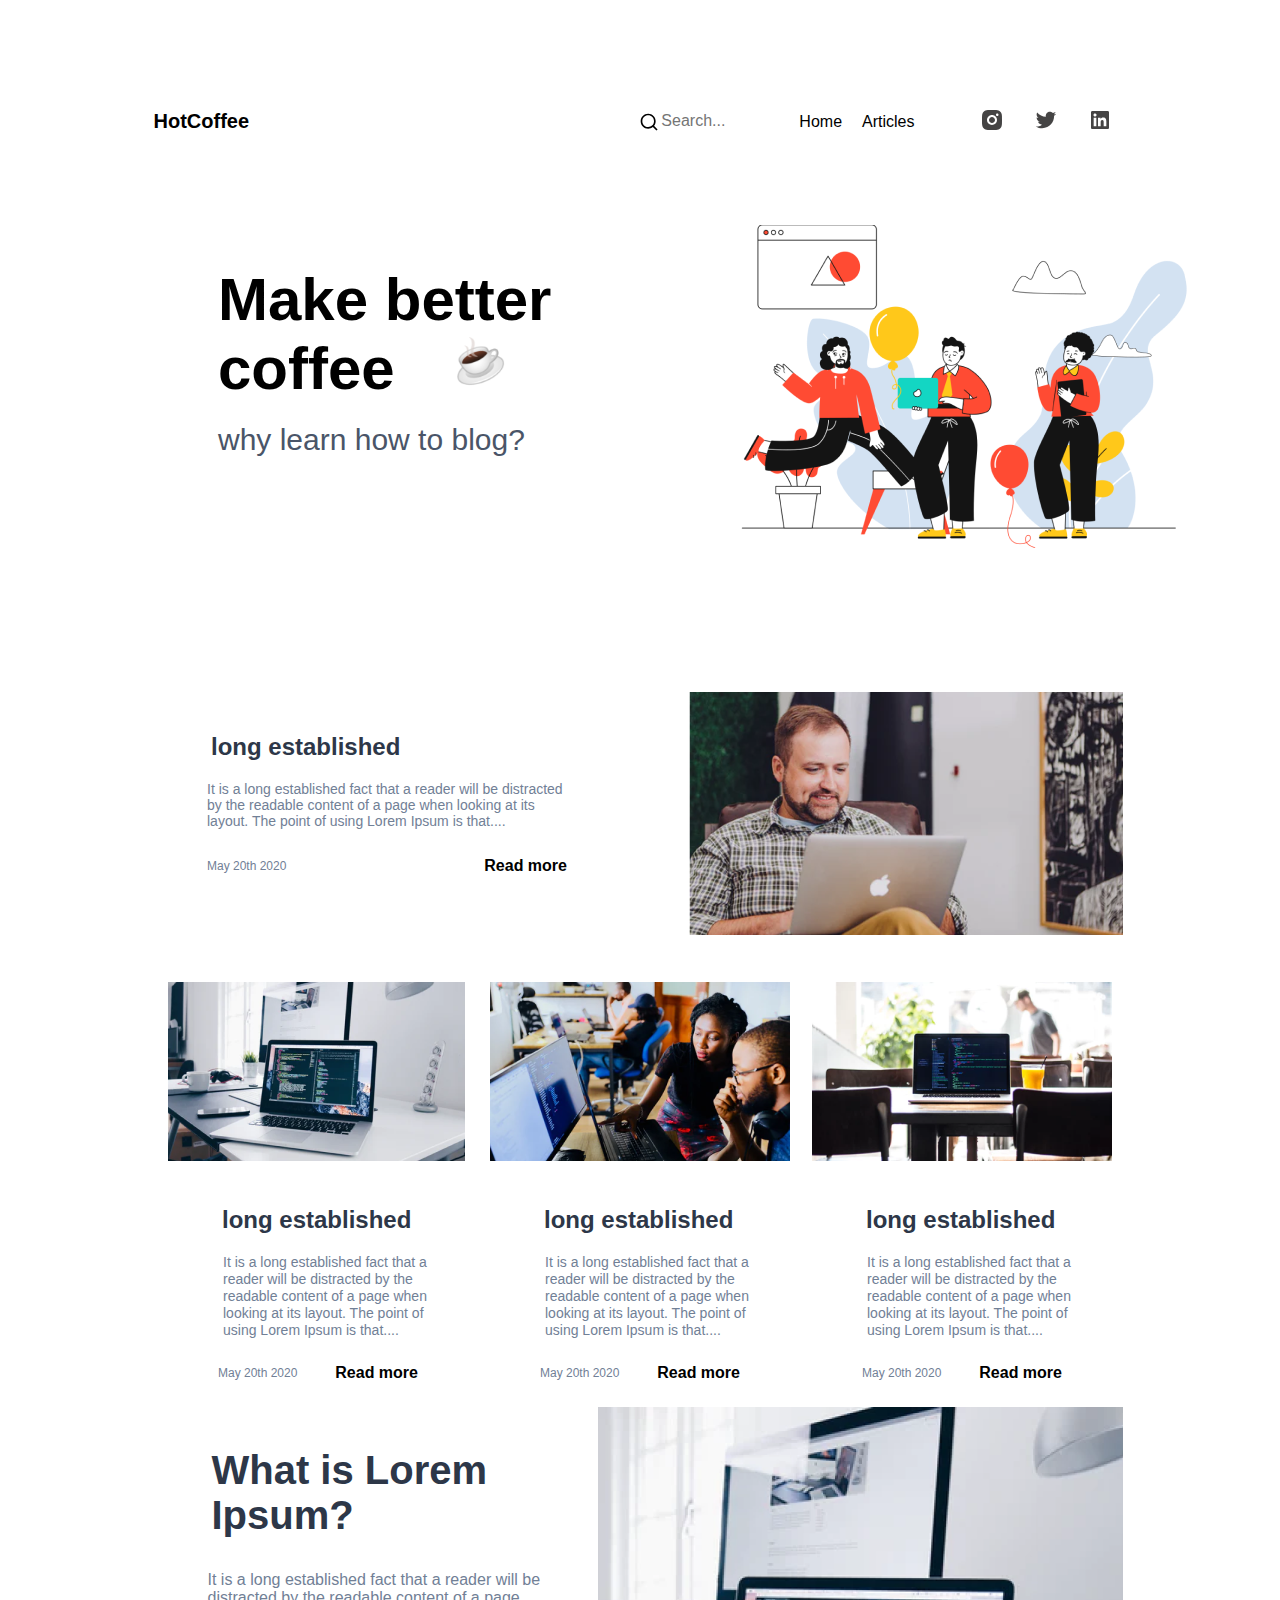
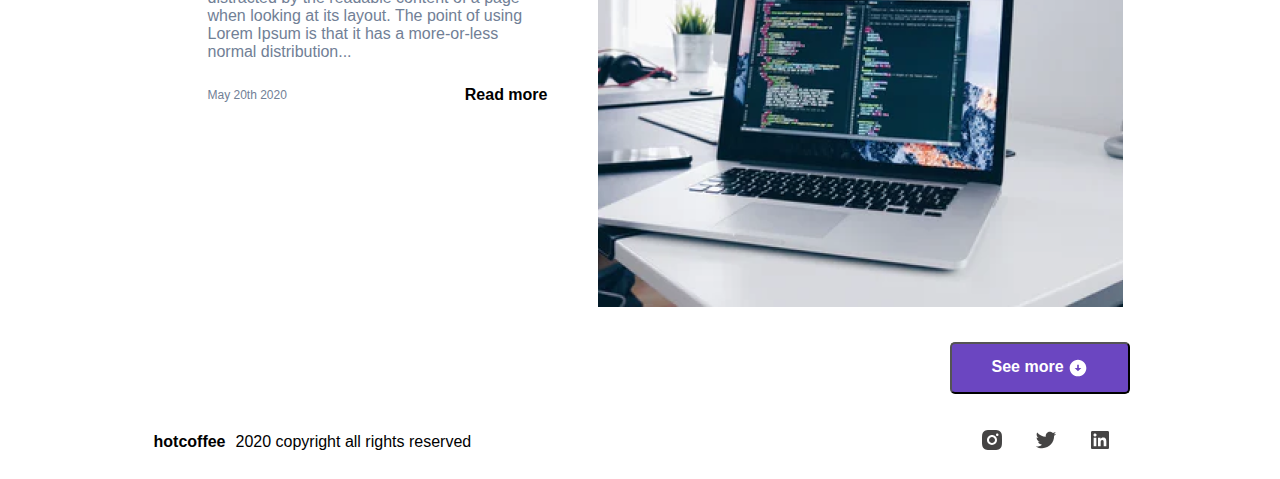
<file: index.html>
<!DOCTYPE html>
<html lang="en">
<head>
	<meta charset="UTF-8">
	<meta http-equiv="X-UA-Compatible" content="IE=edge">
	<meta name="viewport" content="width=device-width, initial-scale=1.0">
	<link rel="shortcut icon" type="image/x-icon" href="ico/my.ico">
	<meta http-equiv="refresh" content="0; page/home-page.html">
	<title>index.html</title>
	
</head>
<body>
	<a href="tel:+7 495 999 99 26">+7 (495) 999-99-26</a>
</body>
</html>
</file>
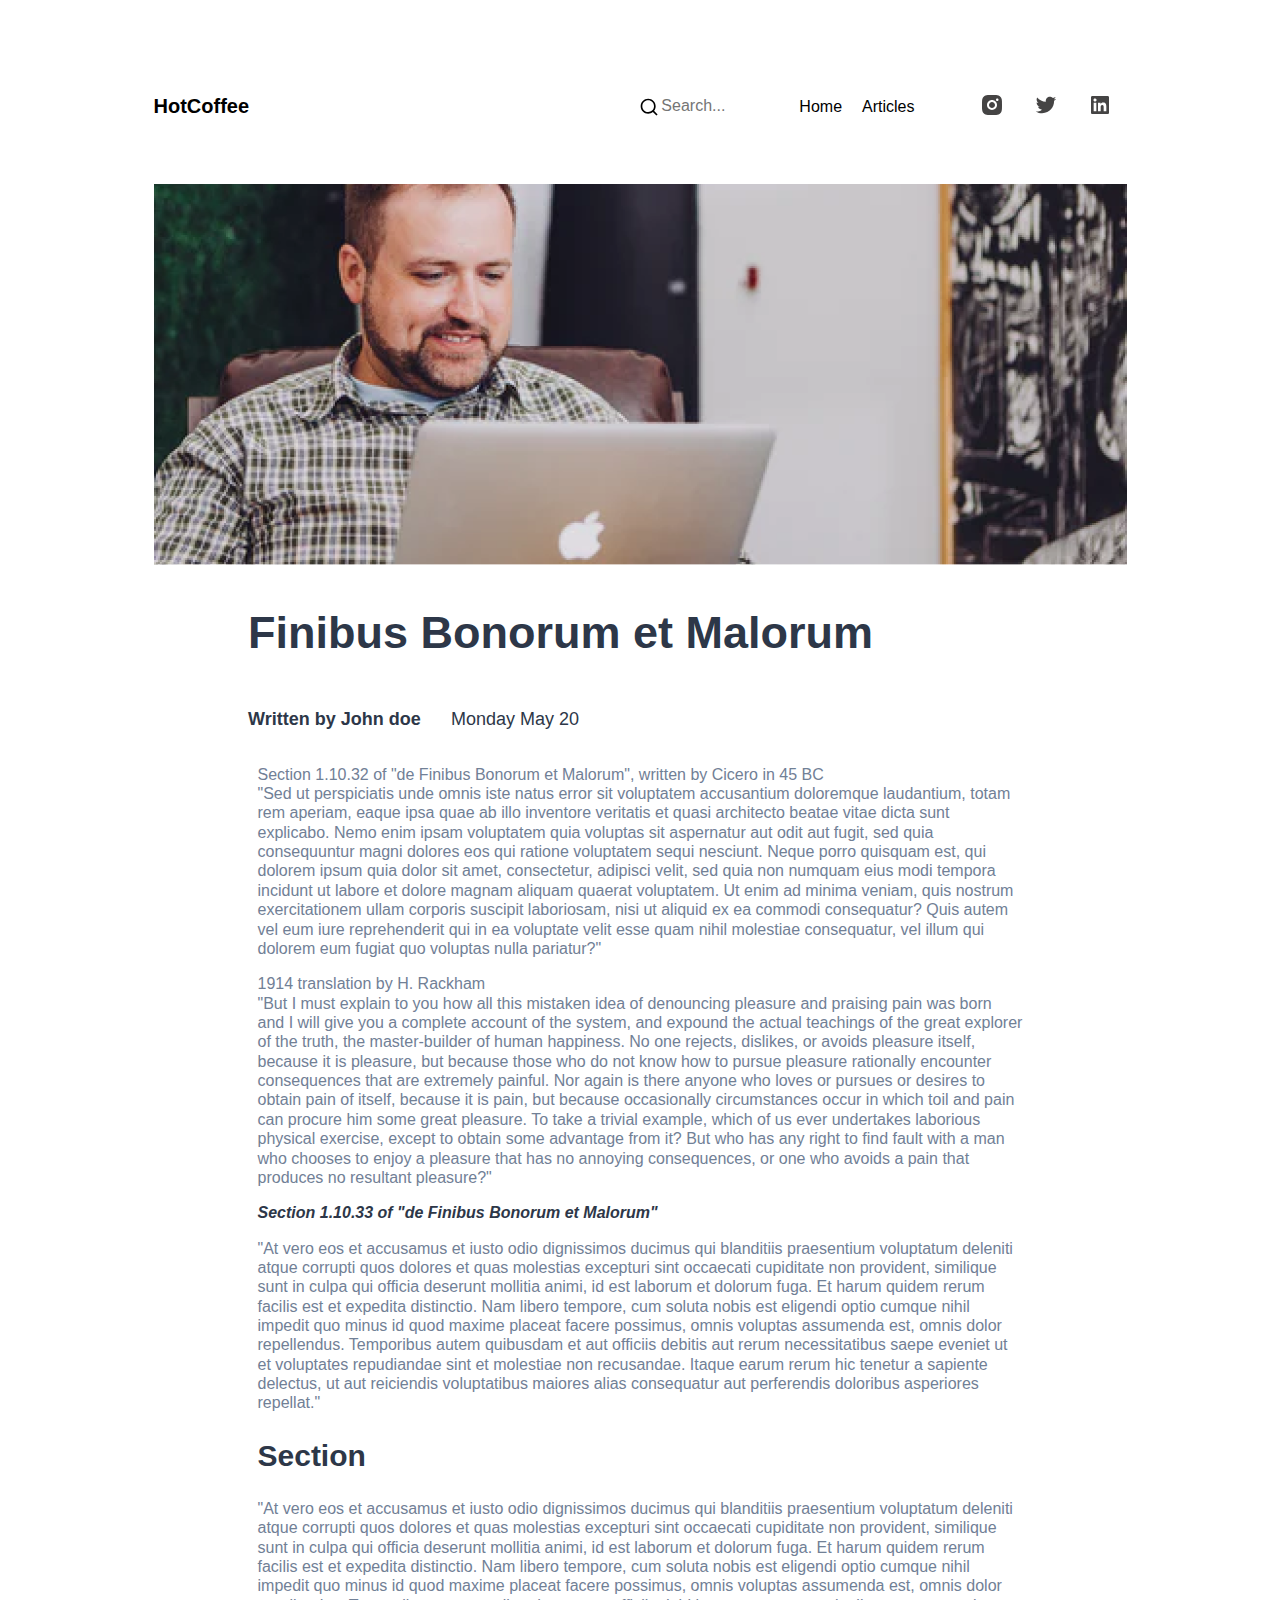
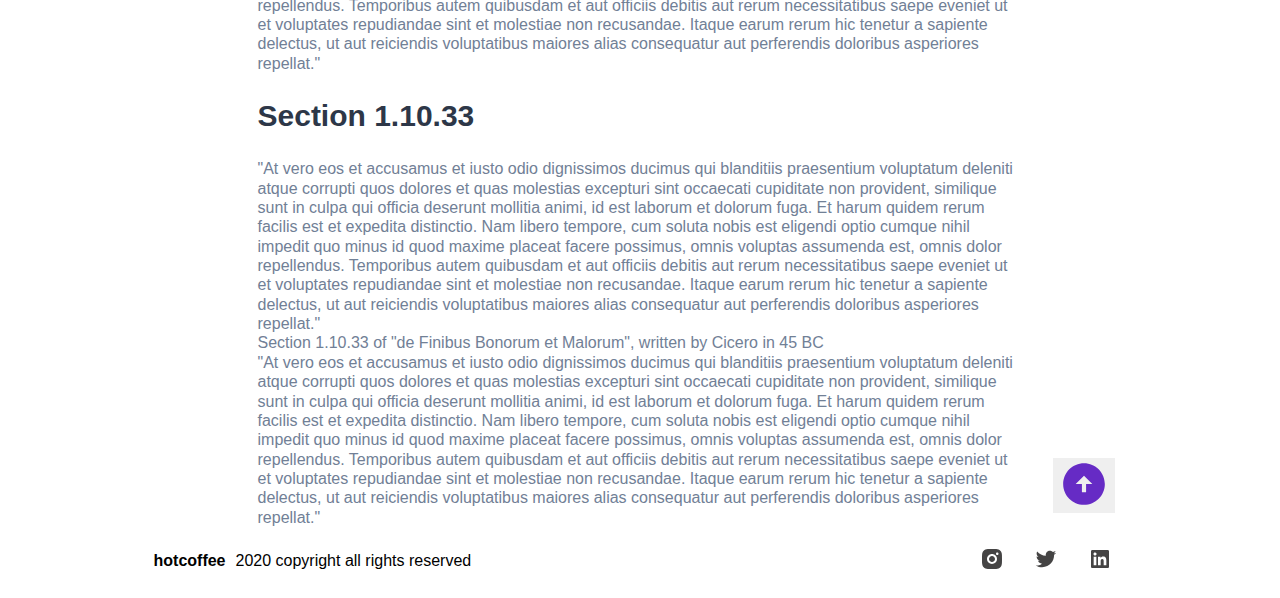
<file: page/details.html>
<!DOCTYPE html>
<html lang="en">

<head>
	<meta charset="UTF-8">
	<meta http-equiv="X-UA-Compatible" content="IE=edge">
	<meta name="viewport" content="width=device-width, initial-scale=1.0">
	<link rel="shortcut icon" type="image/x-icon" href="../ico/my.ico">
	<link rel="stylesheet" href="../css/details.css" type="text/css">
	<title>details</title>
</head>

<body class="body">

	<!---------------------- Navigation ------------------------------->

	<header>
		<div class="header">
			<p class="header-logo">
				<a class="logo" href="home-page.html">HotCoffee
				</a>
			</p>

			<nav class="header-nav-bar">

				<div>
					<form class="search">
						<img src="../svg/search-line 1.svg" alt="search">
						<input class="text" type="search" placeholder="Search...">
					</form>
				</div>

				<div class="nav">
					<ul class="header-nav">
						<li>
							<a class="link" href="home-page.html">Home</a>
						</li>
						<li>
							<a class="link" href="details.html">Articles</a>
						</li>
					</ul>
				</div>

				<ul class="social-media">
					<li>
						<a href="https://www.instagram.com/" class="icon">
							<img src="../svg/instagram-fill 1.svg" alt="Instagram"></a>
					</li>
					<li>
						<a href="https://twitter.com/" class="icon">
							<img src="../svg/twitter-fill 1.svg" alt="Twitter"></a>
					</li>
					<li>
						<a href="https://linkedin.com/" class="icon">
							<img src="../svg/linkedin-box-fill 1.svg" alt="Linkedin"></a>
					</li>
				</ul>

			</nav>

		</div>

	</header>

	<!------------- main ------------------------------->

	<main class="main-details">

		<div class="image-details">
			<img src="../images/image 2.2.png" class="images" alt="Blogger">
		</div>

		<div class="header-details">
			<h2 class="header-1">Finibus Bonorum et Malorum</h2>
			<div class="page-date">
				<p class="header-p2">Written by John doe</p>
				<p class="date-details">Monday May 20</p>
			</div>
		</div>

		<div class="text-details">

			<div class="section-text">

				<section>
					<p class="paragraf">
						Section 1.10.32 of "de Finibus Bonorum et Malorum", written by Cicero in 45 BC<br>
						"Sed ut
						perspiciatis unde omnis iste natus error sit voluptatem accusantium doloremque laudantium, totam rem
						aperiam,
						eaque ipsa quae ab illo inventore veritatis et quasi architecto beatae vitae dicta sunt explicabo. Nemo enim
						ipsam voluptatem quia voluptas sit aspernatur aut odit aut fugit, sed quia consequuntur magni dolores eos
						qui
						ratione voluptatem sequi nesciunt. Neque porro quisquam est, qui dolorem ipsum quia dolor sit amet,
						consectetur,
						adipisci velit, sed quia non numquam eius modi tempora incidunt ut labore et dolore magnam aliquam quaerat
						voluptatem. Ut enim ad minima veniam, quis nostrum exercitationem ullam corporis suscipit laboriosam, nisi
						ut
						aliquid ex ea commodi consequatur? Quis autem vel eum iure reprehenderit qui in ea voluptate velit esse quam
						nihil molestiae consequatur, vel illum qui dolorem eum fugiat quo voluptas nulla pariatur?"
					</p>
					<p class="paragraf">1914 translation by H. Rackham<br>
						"But I must explain to you how all this mistaken idea
						of
						denouncing pleasure and praising pain was born and I will give you a complete account of the system, and
						expound
						the actual teachings of the great explorer of the truth, the master-builder of human happiness. No one
						rejects,
						dislikes, or avoids pleasure itself, because it is pleasure, but because those who do not know how to pursue
						pleasure rationally encounter consequences that are extremely painful. Nor again is there anyone who loves
						or
						pursues or desires to obtain pain of itself, because it is pain, but because occasionally circumstances
						occur in
						which toil and pain can procure him some great pleasure. To take a trivial example, which of us ever
						undertakes
						laborious physical exercise, except to obtain some advantage from it? But who has any right to find fault
						with a
						man who chooses to enjoy a pleasure that has no annoying consequences, or one who avoids a pain that
						produces no
						resultant pleasure?"
					</p>
				</section>

				<section>
					<h2 class="header-2">Section 1.10.33 of "de Finibus Bonorum et Malorum"</h2>
					<p class="paragraf">
						"At vero eos et accusamus et iusto odio dignissimos ducimus qui blanditiis praesentium
						voluptatum deleniti atque corrupti quos dolores et quas molestias excepturi sint occaecati cupiditate non
						provident, similique sunt in culpa qui officia deserunt mollitia animi, id est laborum et dolorum fuga. Et
						harum
						quidem rerum facilis est et expedita distinctio. Nam libero tempore, cum soluta nobis est eligendi optio
						cumque
						nihil impedit quo minus id quod maxime placeat facere possimus, omnis voluptas assumenda est, omnis dolor
						repellendus. Temporibus autem quibusdam et aut officiis debitis aut rerum necessitatibus saepe eveniet ut et
						voluptates repudiandae sint et molestiae non recusandae. Itaque earum rerum hic tenetur a sapiente delectus,
						ut
						aut reiciendis voluptatibus maiores alias consequatur aut perferendis doloribus asperiores repellat."
					</p>
				</section>

				<section>
					<h2 class="header-3">Section</h2>
					<p class="paragraf">
						"At vero eos et accusamus et iusto odio dignissimos ducimus qui blanditiis praesentium
						voluptatum deleniti atque corrupti quos dolores et quas molestias excepturi sint occaecati cupiditate non
						provident, similique sunt in culpa qui officia deserunt mollitia animi, id est laborum et dolorum fuga. Et
						harum
						quidem rerum facilis est et expedita distinctio. Nam libero tempore, cum soluta nobis est eligendi optio
						cumque
						nihil impedit quo minus id quod maxime placeat facere possimus, omnis voluptas assumenda est, omnis dolor
						repellendus. Temporibus autem quibusdam et aut officiis debitis aut rerum necessitatibus saepe eveniet ut et
						voluptates repudiandae sint et molestiae non recusandae. Itaque earum rerum hic tenetur a sapiente delectus,
						ut
						aut reiciendis voluptatibus maiores alias consequatur aut perferendis doloribus asperiores repellat."
					</p>
				</section>

				<section>
					<h2 class="header-3">Section 1.10.33</h2>
					<p class="paragraf">"At vero eos et accusamus et iusto odio dignissimos ducimus qui blanditiis praesentium
						voluptatum deleniti atque corrupti quos dolores et quas molestias excepturi sint occaecati cupiditate non
						provident, similique sunt in culpa qui officia deserunt mollitia animi, id est laborum et dolorum fuga. Et
						harum quidem rerum facilis est et expedita distinctio. Nam libero tempore, cum soluta nobis est eligendi
						optio
						cumque nihil impedit quo minus id quod maxime placeat facere possimus, omnis voluptas assumenda est, omnis
						dolor repellendus. Temporibus autem quibusdam et aut officiis debitis aut rerum necessitatibus saepe
						eveniet
						ut et voluptates repudiandae sint et molestiae non recusandae. Itaque earum rerum hic tenetur a sapiente
						delectus, ut aut reiciendis voluptatibus maiores alias consequatur aut perferendis doloribus asperiores
						repellat."<br> Section 1.10.33 of "de Finibus Bonorum et Malorum", written by Cicero in 45 BC<br>
						"At vero eos
						et
						accusamus et iusto odio dignissimos ducimus qui blanditiis praesentium voluptatum deleniti atque corrupti
						quos
						dolores et quas molestias excepturi sint occaecati cupiditate non provident, similique sunt in culpa qui
						officia deserunt mollitia animi, id est laborum et dolorum fuga. Et harum quidem rerum facilis est et
						expedita
						distinctio. Nam libero tempore, cum soluta nobis est eligendi optio cumque nihil impedit quo minus id quod
						maxime placeat facere possimus, omnis voluptas assumenda est, omnis dolor repellendus. Temporibus autem
						quibusdam et aut officiis debitis aut rerum necessitatibus saepe eveniet ut et voluptates repudiandae sint
						et
						molestiae non recusandae. Itaque earum rerum hic tenetur a sapiente delectus, ut aut reiciendis
						voluptatibus
						maiores alias consequatur aut perferendis doloribus asperiores repellat."
					</p>
				</section>

			</div>

			<div class="button">
				<button class="link-button scale"><a href="../index.html">
						<img src="../svg/arrow-down-circle-fill 2.svg" alt="button"></a>
				</button>
			</div>

		</div>

	</main>

	<!---------------- footer -------------------->

	<footer>

		<div class="footer">

			<div class="footer-logo">

				<p>
					<a class="logo-footer" href="home-page.html">hotcoffee
					</a>
				</p>

				<p class="copyright">2020 copyright all rights reserved
				</p>

			</div>

			<div>

				<ul class="social-media">
					<li>
						<a href="https://www.instagram.com/" class="icon">
							<img src="../svg/instagram-fill 1.svg" alt="Instagram"></a>
					</li>
					<li>
						<a href="https://twitter.com/" class="icon">
							<img src="../svg/twitter-fill 1.svg" alt="Twitter"></a>
					</li>
					<li>
						<a href="https://linkedin.com/" class="icon">
							<img src="../svg/linkedin-box-fill 1.svg" alt="Linkedin"></a>
					</li>
				</ul>

			</div>

		</div>

	</footer>


</body>

</html>
</file>
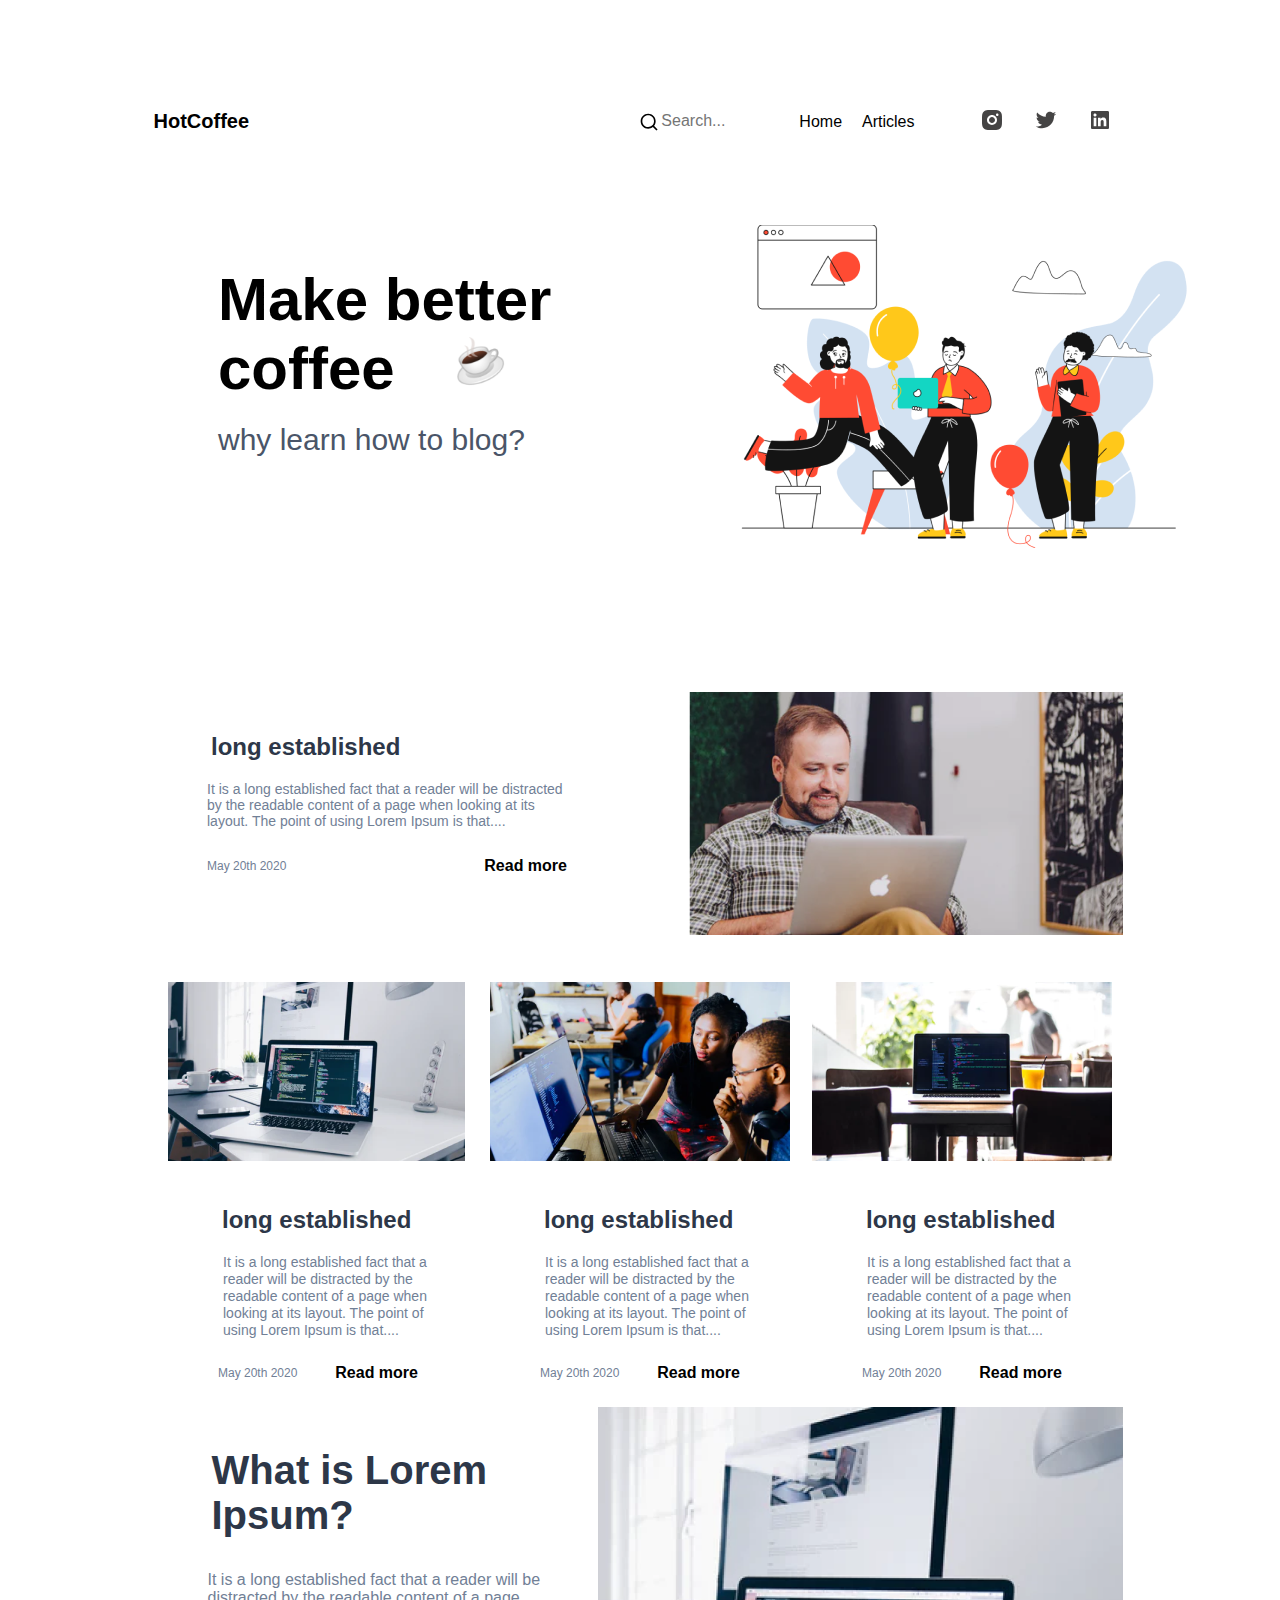
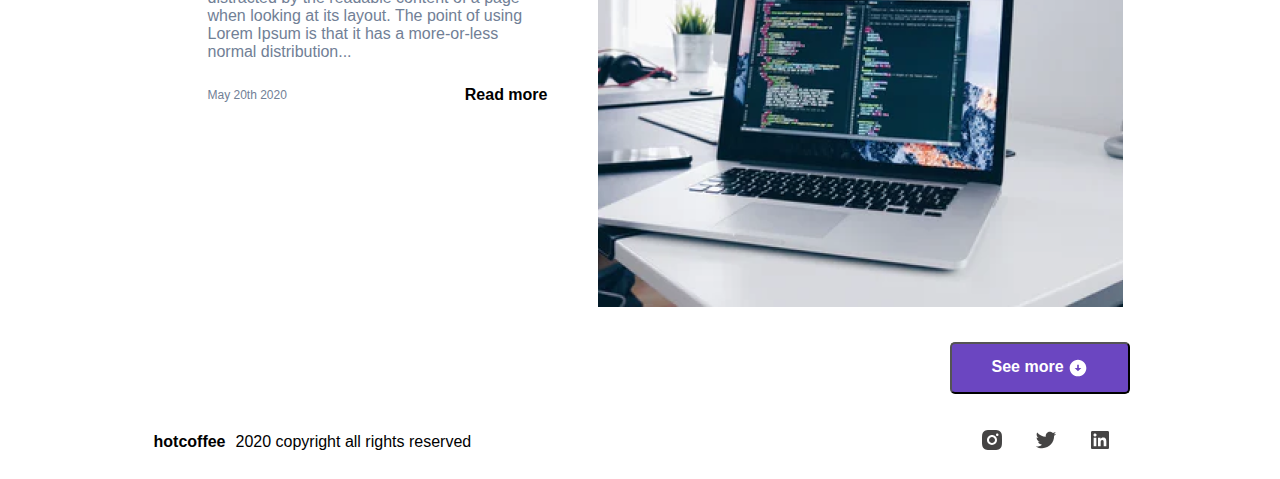
<file: page/home-page.html>
<!DOCTYPE html>
<html lang="en">

<head>
	<meta charset="UTF-8">
	<meta http-equiv="X-UA-Compatible" content="IE=edge">
	<meta name="viewport" content="width=device-width, initial-scale=1.0">
	<link rel="shortcut icon" type="image/x-icon" href="../ico/my.ico">
	<link rel="stylesheet" href="../css/style.css" type="text/css">
	<!--<link rel="preconnect" href="https://fonts.googleapis.com">
	<link rel="preconnect" href="https://fonts.gstatic.com" crossorigin>
	<link href="https://fonts.googleapis.com/css2?family=Open+Sans:ital,wght@0,400;0,700;1,400&display=swap"
		rel="stylesheet"> -->
	<title>home-page</title>
</head>

<body class="body">

	<!------------------ Логотип и поиск -------------------->

	<header>
		<div class="header">
			<p class="header-logo">
				<a class="logo" href="home-page.html">HotCoffee
				</a>
			</p>
			<nav class="header-nav-bar">
				<div>
					<form class="search">
						<img src="../svg/search-line 1.svg" alt="search">
						<input class="text" type="search" placeholder="Search...">
					</form>
				</div>
				<div class="nav">
					<ul class="header-nav">
						<li>
							<a class="link" href="home-page.html">Home</a>
						</li>
						<li>
							<a class="link" href="details.html">Articles</a>
						</li>
					</ul>
				</div>
				<ul class="social-media">
					<li>
						<a href="https://www.instagram.com/" class="icon">
							<img src="../svg/instagram-fill 1.svg" alt="Instagram"></a>
					</li>
					<li>
						<a href="https://twitter.com/" class="icon">
							<img src="../svg/twitter-fill 1.svg" alt="Twitter"></a>
					</li>
					<li>
						<a href="https://linkedin.com/" class="icon">
							<img src="../svg/linkedin-box-fill 1.svg" alt="Linkedin"></a>
					</li>
				</ul>
			</nav>
		</div>
	</header>
	
	<main>

		<!------------ head-section  ---------------------->

		<article class="article">
			<div class="coffee">
				<div class="coffee-cup">
					<h1 class="tagline">Make better<br>coffee</h1>
					<img src="../images/image 6.png" class="cup" alt="coffee cup">
					<p class="page">why learn how to blog?</p>
				</div>
				<div class="image-people">
					<img src="../images/croods 1.png" class="people-img" alt="People" ">
				</div>
			</div>
		</article>

		<!--------------- card-latest ---------------------->

		<div class=" card">
					<div>
						<h2 class="card-h2">
							long established
						</h2>
						<p class="card-page">
							It is a long established fact that a reader
							will be distracted by the readable content of a page when
							looking at its layout.
							The point of using Lorem Ipsum is that....
						</p>
						<div class="card-date">
							<div class="date">
								<p>
									May 20th 2020
								</p>
							</div>
							<div>
								<a class="card-read-more" href="details.html">Read more</a>
							</div>
						</div>
					</div>
					<div>
						<img src="../images/image 1.png" alt="Blogger">
					</div>
				</div>

				<!--------------- card 1, 2, 3, ------------->

				<div class="card-article">

					<!----------------- card-left ------------->

					<div class="card-1">
						<div>
							<img src="../images/image 2.png" alt="Computer">
						</div>
						<div>
							<h2 class="card-h2">
								long established
							</h2>
							<p class="card-article-page"">
								It is a long established fact that a reader 
								will be distracted by the readable content of a page when
								looking at its layout. 
								The point of using Lorem Ipsum is that....
							</p>
							<div class=" card-date">
							<div>
								<p>
									May 20th 2020
								</p>
							</div>
							<div>
								<a class="card-read-more" href="page1.html">Read more
								</a>
							</div>
						</div>
					</div>
				</div>

				<!-------------- card-centre ---------------------->

				<div class="card-2">
					<div>
						<img src="../images/image 4.png" alt="Readers">
					</div>
					<div>
						<h2 class="card-h2">
							long established
						</h2>
						<p class="card-article-page">
							It is a long established fact that a reader
							will be distracted by the readable content of a page when
							looking at its layout.
							The point of using Lorem Ipsum is that....
						</p>
						<div class=" card-date">
							<div>
								<p>
									May 20th 2020
								</p>
							</div>
							<div>
								<a class="card-read-more" href="page2.html">Read more</a>
							</div>
						</div>
					</div>
				</div>

				<!--------------- card-right ----------------------->

				<div class="card-3">
					<div>
						<img src="../images/image 5.png" alt="Workplace">
					</div>
					<div>
						<h2 class="card-h2">
							long established
						</h2>
						<p class="card-article-page">
							It is a long established fact that a reader
							will be distracted by the readable content of a page when
							looking at its layout.
							The point of using Lorem Ipsum is that....
						</p>
						<div class=" card-date">
							<div>
								<p>
									May 20th 2020
								</p>
							</div>
							<div>
								<a class="card-read-more" href="page3.html">Read more</a>
							</div>
						</div>
					</div>
				</div>
			</div>

			<!------------ highlight-section ---------------------->

			<div class="card-4">
				<div>
					<h2 class="card-4-h2">
						What is Lorem Ipsum?
					</h2>
					<p class="card-4-page">
						It is a long established fact that
						a reader will be distracted by the
						readable content of a page when looking at its
						layout. The point of using Lorem Ipsum is
						that it has a more-or-less normal distribution...
					</p>
					<div class="card-date">
						<div class="date">
							<p>
								May 20th 2020
							</p>
						</div>
						<div>
							<a class="card-read-more" href="details.html">Read more</a>
						</div>
					</div>
				</div>
				<div>
					<img src="../images/image 7.png"" width=" 525px" alt="Programming">
				</div>
			</div>

			<!--------------------- see more -------------------->

			<div class="button">
				<form>
					<button class="link-button scale" href="#">See more</a>
						<img src="../svg/arrow-down-circle-fill 1.svg" alt="Button" class="scale">
				</form>
			</div>
	</main>

	<!--------------------- footer -------------------->

	<footer>
		<div class="footer">
			<div class="footer-logo">
				<p>
					<a class="logo-footer" href="home-page.html">hotcoffee
					</a>
				</p>
				<p class="copyright">2020 copyright all rights reserved
				</p>
			</div>
			<div>
				<ul class="social-media">
					<li>
						<a href="https://www.instagram.com/" class="icon">
							<img src="../svg/instagram-fill 1.svg" alt="Instagram"></a>
					</li>
					<li>
						<a href="https://twitter.com/" class="icon">
							<img src="../svg/twitter-fill 1.svg" alt="Twitter"></a>
					</li>
					<li>
						<a href="https://linkedin.com/" class="icon">
							<img src="../svg/linkedin-box-fill 1.svg" alt="Linkedin"></a>
					</li>
				</ul>
			</div>
		</div>
	</footer>
</body>

</html>
</file>
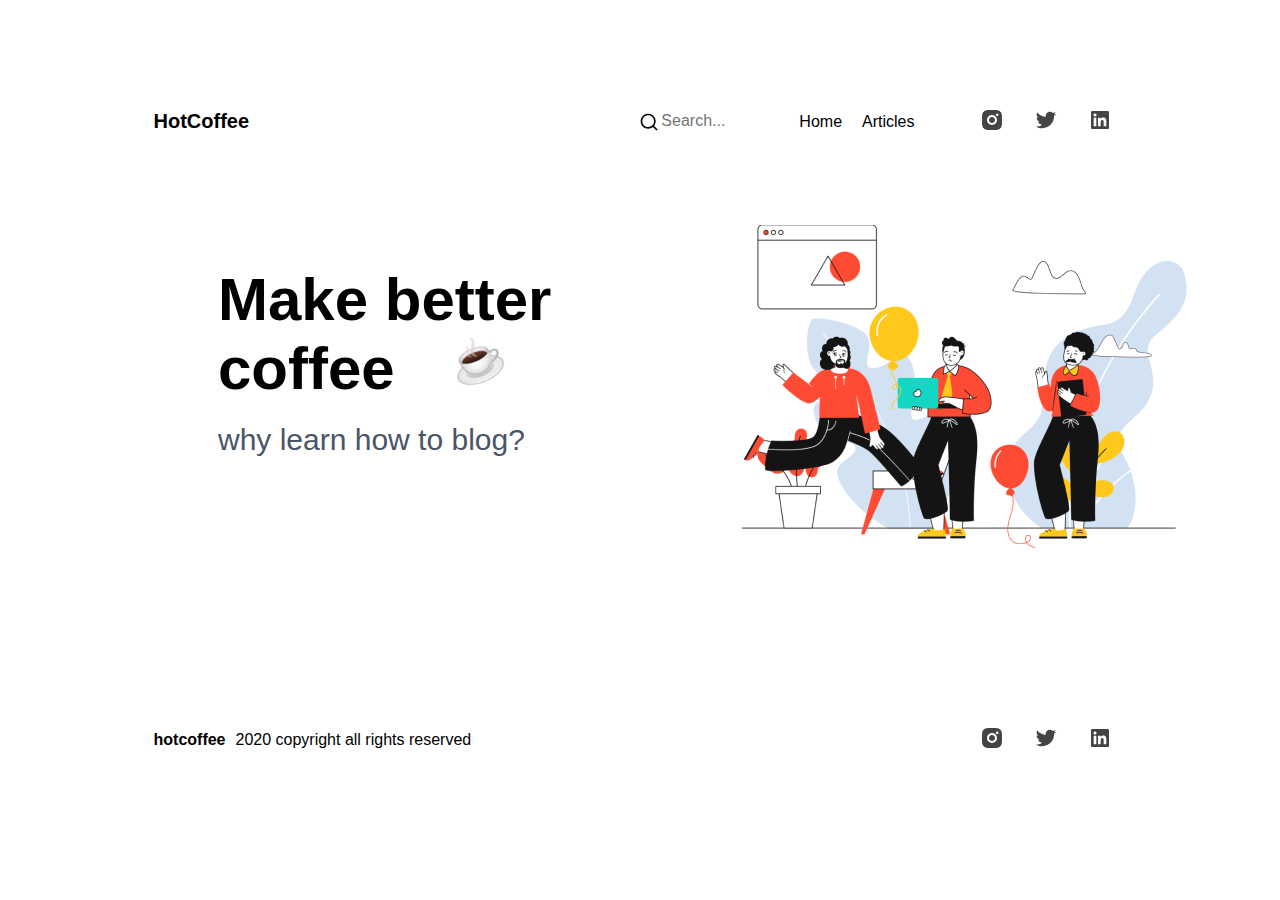
<file: page/page1.html>
<!DOCTYPE html>
<html lang="en">

<head>
	<meta charset="UTF-8">
	<meta http-equiv="X-UA-Compatible" content="IE=edge">
	<meta name="viewport" content="width=device-width, initial-scale=1.0">
	<link rel="shortcut icon" type="image/x-icon" href="../ico/my.ico">
	<link rel="stylesheet" href="../css/style.css" type="text/css">
	<title>page1</title>
</head>

<body class="body">
	<div class="header">
		<p class="header-logo">
			<a class="logo" href="home-page.html">HotCoffee
			</a>
		</p>
		<nav class="header-nav-bar">

			<div>
				<form class="search">
					<img src="../svg/search-line 1.svg" alt="search">
					<input class="text" type="search" placeholder="Search...">
				</form>
			</div>

			<div class="nav">
				<ul class="header-nav">
					<li>
						<a class="link" href="home-page.html">Home</a>
					</li>
					<li>
						<a class="link" href="details.html">Articles</a>
					</li>
				</ul>
			</div>

			<ul class="social-media">
				<li>
					<a href="https://www.instagram.com/" class="icon">
						<img src="../svg/instagram-fill 1.svg" alt="Instagram"></a>
				</li>
				<li>
					<a href="https://twitter.com/" class="icon">
						<img src="../svg/twitter-fill 1.svg" alt="Twitter"></a>
				</li>
				<li>
					<a href="https://linkedin.com/" class="icon">
						<img src="../svg/linkedin-box-fill 1.svg" alt="Linkedin"></a>
				</li>
			</ul>

		</nav>

	</div>

	</header>

	<main>
		<article class="article">
			<div class="coffee">
				<div class="coffee-cup">
					<h1 class="tagline">Make better<br>coffee</h1>
					<img src="../images/image 6.png" class="cup" alt="coffee cup">
					<p class="page">why learn how to blog?</p>
				</div>
				<div class="image-people">
					<img src="../images/croods 1.png" class="people-img" alt="People" ">
				</div>
			</div>
		</article>


	</main>

	<footer>
		<div class=" footer">
					<div class="footer-logo">
						<p>
							<a class="logo-footer" href="home-page.html">hotcoffee
							</a>
						</p>
						<p class="copyright">2020 copyright all rights reserved
						</p>
					</div>
					<div>
						<ul class="social-media">
							<li>
								<a href="https://www.instagram.com/" class="icon">
									<img src="../svg/instagram-fill 1.svg" alt="Instagram"></a>
							</li>
							<li>
								<a href="https://twitter.com/" class="icon">
									<img src="../svg/twitter-fill 1.svg" alt="Twitter"></a>
							</li>
							<li>
								<a href="https://linkedin.com/" class="icon">
									<img src="../svg/linkedin-box-fill 1.svg" alt="Linkedin"></a>
							</li>
						</ul>
					</div>
				</div>
				</footer>
</body>

</html>
</file>
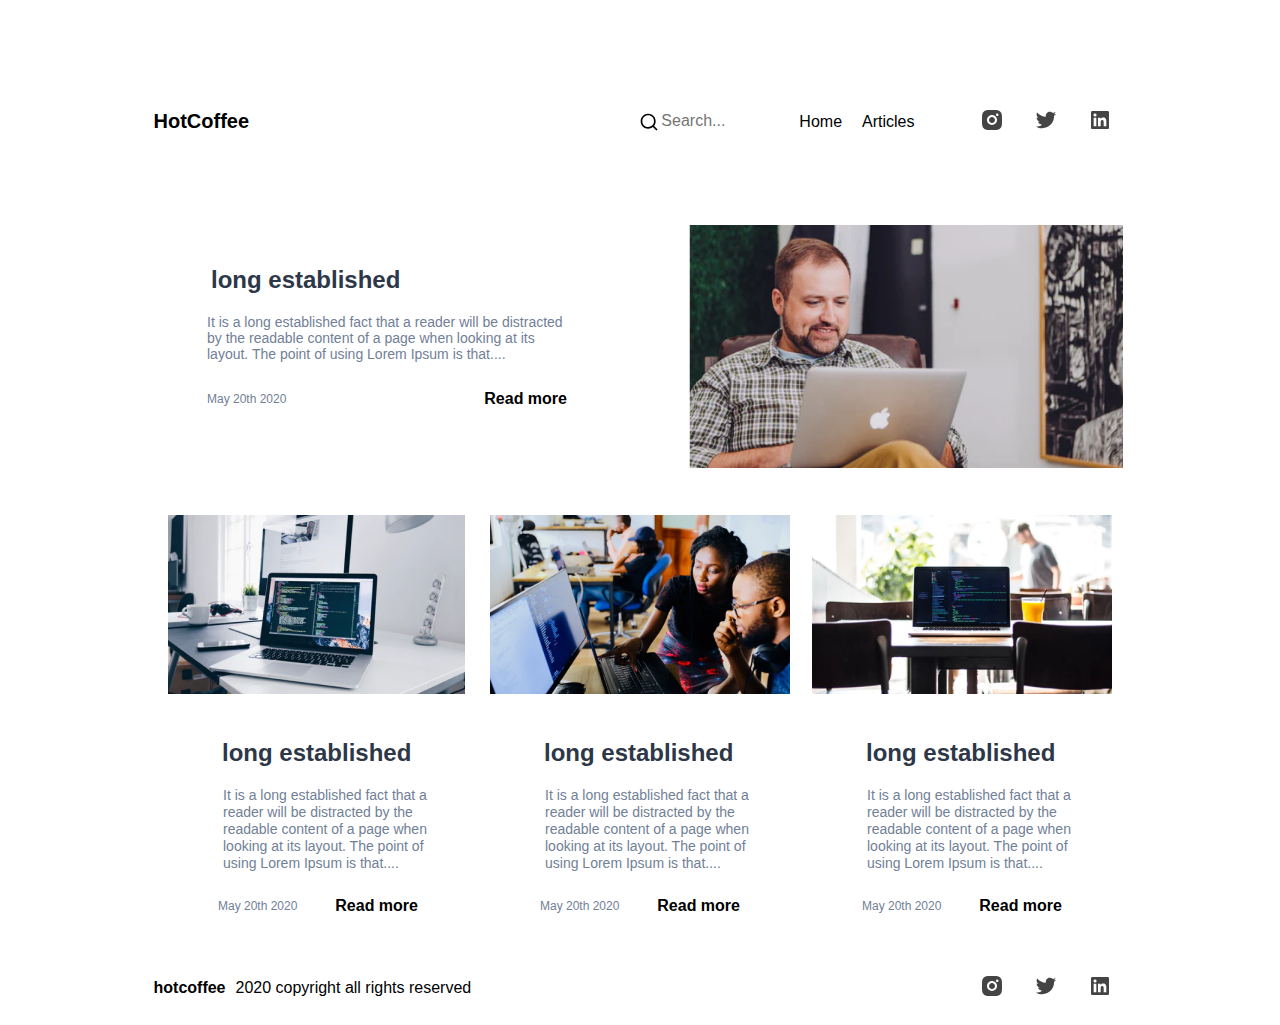
<file: page/page2.html>
<!DOCTYPE html>
<html lang="en">

<head>
	<meta charset="UTF-8">
	<meta http-equiv="X-UA-Compatible" content="IE=edge">
	<meta name="viewport" content="width=device-width, initial-scale=1.0">
	<link rel="shortcut icon" type="image/x-icon" href="../ico/my.ico">
	<link rel="stylesheet" href="../css/style.css" type="text/css">
	<title>page1</title>
</head>

<body class="body">
	<div class="header">
		<p class="header-logo">
			<a class="logo" href="home-page.html">HotCoffee
			</a>
		</p>
		<nav class="header-nav-bar">

			<div>
				<form class="search">
					<img src="../svg/search-line 1.svg" alt="search">
					<input class="text" type="search" placeholder="Search...">
				</form>
			</div>

			<div class="nav">
				<ul class="header-nav">
					<li>
						<a class="link" href="home-page.html">Home</a>
					</li>
					<li>
						<a class="link" href="details.html">Articles</a>
					</li>
				</ul>
			</div>

			<ul class="social-media">
				<li>
					<a href="https://www.instagram.com/" class="icon">
						<img src="../svg/instagram-fill 1.svg" alt="Instagram"></a>
				</li>
				<li>
					<a href="https://twitter.com/" class="icon">
						<img src="../svg/twitter-fill 1.svg" alt="Twitter"></a>
				</li>
				<li>
					<a href="https://linkedin.com/" class="icon">
						<img src="../svg/linkedin-box-fill 1.svg" alt="Linkedin"></a>
				</li>
			</ul>

		</nav>

	</div>

	</header>

	<main>
		<div class=" card">
			<div>
				<h2 class="card-h2">
					long established
				</h2>
				<p class="card-page">
					It is a long established fact that a reader
					will be distracted by the readable content of a page when
					looking at its layout.
					The point of using Lorem Ipsum is that....
				</p>
				<div class="card-date">
					<div class="date">
						<p>
							May 20th 2020
						</p>
					</div>
					<div>
						<a class="card-read-more" href="details.html">Read more</a>
					</div>
				</div>
			</div>
			<div>
				<img src="../images/image 1.png" alt="Blogger">
			</div>
		</div>
		<!------------ card 1, 2, 3, ------------>
		<div class="card-article">
			<!---------- card-left ---------->
			<div class="card-1">
				<div>
					<img src="../images/image 2.png" alt="Computer">
				</div>
				<div>
					<h2 class="card-h2">
						long established
					</h2>
					<p class="card-article-page"">
								It is a long established fact that a reader 
								will be distracted by the readable content of a page when
								looking at its layout. 
								The point of using Lorem Ipsum is that....
							</p>
				
							<div class=" card-date">
					<div>
						<p>
							May 20th 2020
						</p>
					</div>
					<div>
						<a class="card-read-more" href="page1.html">Read more
						</a>
					</div>
				</div>
			</div>
		</div>
		<!------------ card-centre ---------------------->
		<div class="card-2">
			<div>
				<img src="../images/image 4.png" alt="Readers">
			</div>
			<div>
				<h2 class="card-h2">
					long established
				</h2>
				<p class="card-article-page">
					It is a long established fact that a reader
					will be distracted by the readable content of a page when
					looking at its layout.
					The point of using Lorem Ipsum is that....
				</p>
				<div class=" card-date">
					<div>
						<p>
							May 20th 2020
						</p>
					</div>
					<div>
						<a class="card-read-more" href="page2.html">Read more</a>
					</div>
				</div>
			</div>
		</div>
		<!------------ card-right ---------------------->
		<div class="card-3">
			<div>
				<img src="../images/image 5.png" alt="Workplace">
			</div>
			<div>
				<h2 class="card-h2">
					long established
				</h2>
				<p class="card-article-page">
					It is a long established fact that a reader
					will be distracted by the readable content of a page when
					looking at its layout.
					The point of using Lorem Ipsum is that....
				</p>
				<div class=" card-date">
					<div>
						<p>
							May 20th 2020
						</p>
					</div>
					<div>
						<a class="card-read-more" href="page3.html">Read more</a>
					</div>
				</div>
			</div>
		</div>
		</div>


	</main>

	<footer>
		<div class="footer">
			<div class="footer-logo">
				<p>
					<a class="logo-footer" href="home-page.html">hotcoffee
					</a>
				</p>
				<p class="copyright">2020 copyright all rights reserved
				</p>
			</div>
			<div>
				<ul class="social-media">
					<li>
						<a href="https://www.instagram.com/" class="icon">
							<img src="../svg/instagram-fill 1.svg" alt="Instagram"></a>
					</li>
					<li>
						<a href="https://twitter.com/" class="icon">
							<img src="../svg/twitter-fill 1.svg" alt="Twitter"></a>
					</li>
					<li>
						<a href="https://linkedin.com/" class="icon">
							<img src="../svg/linkedin-box-fill 1.svg" alt="Linkedin"></a>
					</li>
				</ul>
			</div>
		</div>
	</footer>
</body>

</html>
</file>
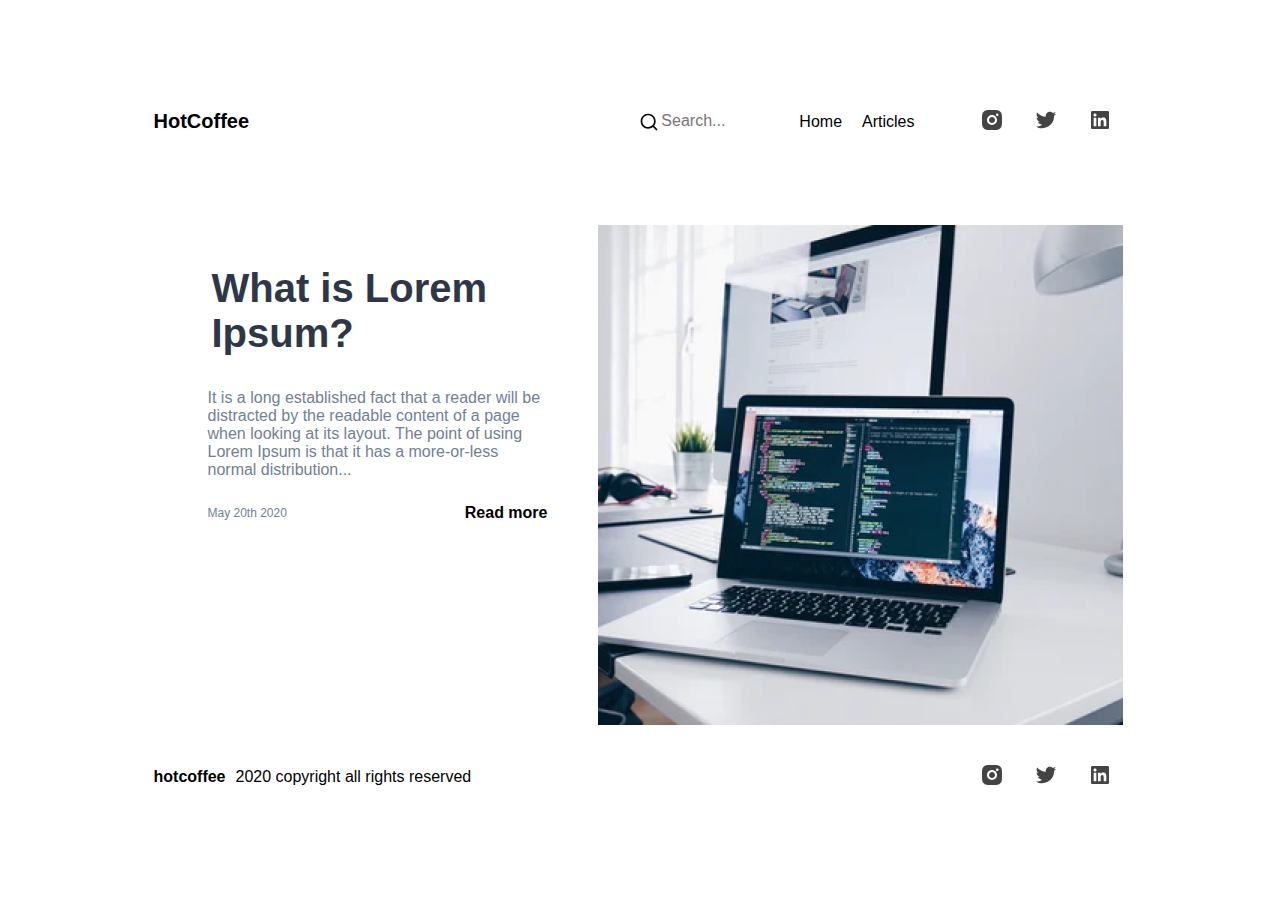
<file: page/page3.html>
<!DOCTYPE html>
<html lang="en">

<head>
	<meta charset="UTF-8">
	<meta http-equiv="X-UA-Compatible" content="IE=edge">
	<meta name="viewport" content="width=device-width, initial-scale=1.0">
	<link rel="shortcut icon" type="image/x-icon" href="../ico/my.ico">
	<link rel="stylesheet" href="../css/style.css" type="text/css">
	<title>page1</title>
</head>

<body class="body">
	<div class="header">
		<p class="header-logo">
			<a class="logo" href="home-page.html">HotCoffee
			</a>
		</p>
		<nav class="header-nav-bar">

			<div>
				<form class="search">
					<img src="../svg/search-line 1.svg" alt="search">
					<input class="text" type="search" placeholder="Search...">
				</form>
			</div>

			<div class="nav">
				<ul class="header-nav">
					<li>
						<a class="link" href="home-page.html">Home</a>
					</li>
					<li>
						<a class="link" href="details.html">Articles</a>
					</li>
				</ul>
			</div>

			<ul class="social-media">
				<li>
					<a href="https://www.instagram.com/" class="icon">
						<img src="../svg/instagram-fill 1.svg" alt="Instagram"></a>
				</li>
				<li>
					<a href="https://twitter.com/" class="icon">
						<img src="../svg/twitter-fill 1.svg" alt="Twitter"></a>
				</li>
				<li>
					<a href="https://linkedin.com/" class="icon">
						<img src="../svg/linkedin-box-fill 1.svg" alt="Linkedin"></a>
				</li>
			</ul>

		</nav>

	</div>

	</header>

	<main>
		<div class="card-4">
			<div>
				<h2 class="card-4-h2">
					What is Lorem Ipsum?
				</h2>
				<p class="card-4-page">
					It is a long established fact that
					a reader will be distracted by the
					readable content of a page when looking at its
					layout. The point of using Lorem Ipsum is
					that it has a more-or-less normal distribution...
				</p>
				<div class="card-date">
					<div class="date">
						<p>
							May 20th 2020
						</p>
					</div>
					<div>
						<a class="card-read-more" href="details.html">Read more</a>
					</div>
				</div>
			</div>
			<div>
				<img src="../images/image 7.png"" width=" 525px" alt="Programming">
			</div>
		</div>


	</main>

	<footer>
		<div class="footer">
			<div class="footer-logo">
				<p>
					<a class="logo-footer" href="home-page.html">hotcoffee
					</a>
				</p>
				<p class="copyright">2020 copyright all rights reserved
				</p>
			</div>
			<div>
				<ul class="social-media">
					<li>
						<a href="https://www.instagram.com/" class="icon">
							<img src="../svg/instagram-fill 1.svg" alt="Instagram"></a>
					</li>
					<li>
						<a href="https://twitter.com/" class="icon">
							<img src="../svg/twitter-fill 1.svg" alt="Twitter"></a>
					</li>
					<li>
						<a href="https://linkedin.com/" class="icon">
							<img src="../svg/linkedin-box-fill 1.svg" alt="Linkedin"></a>
					</li>
				</ul>
			</div>
		</div>
	</footer>
</body>

</html>
</file>
<file: css/details.css>
* {
	-webkit-box-sizing: border-box;
	-moz-box-sizing: border-box;
	box-sizing: border-box;
}

.body {
	width: 1280px;
	height: auto;
	margin: 0 auto;
	font-family: 'Inter', Helvetica, Arial, sans-serif;
}

.header {
	display: flex;
	justify-content: space-between;
	align-items: center;
	max-width: 973px;
	max-height: 85px;
	padding-top: 36px;
	padding-bottom: 25px;
	margin: 55px auto 44px;
}

.header-logo {
	display: inline-block;
	width: 102px;
	height: 24px;
	margin-top: 34px;
	margin-bottom: 27px;
}

.logo {
	font-size: 20px;
	font-weight: bold;
	color: black;
	text-decoration: none;
}

.header-nav-bar {
	display: flex;
	justify-content: space-between;
	align-items: center;
	padding-top: 34px;
	padding-bottom: 27px;
}

.search {
	display: flex;
	vertical-align: middle;
}

.text {
	border: none;
	width: 90px;
	height: 19px;
	font-size: 16px;
}

.nav {
	display: flex;
	align-items: center;
}

.header-nav {
	display: flex;
	align-items: center;
	list-style: none;
	margin: 0;
}

.link {
	display: flex;
	margin: 0 10px;
	text-decoration: none;
	color: black;
	font-size: 16px;
	font-weight: 400;
}

.link:hover {
	color: black;
}

.social-media {
	display: flex;
	justify-content: space-between;
	align-items: center;
	list-style: none;
	padding: none;
}

.icon {
	margin: 0 15px;
}

/*---------- main -------------*/

.main-details {
	display: flex;
	flex-direction: column;
	align-items: center;
	margin: 0;
}

.image-details {
	width: 973px;
	height: 380.37px;
	height: auto;
}

.header-details {
	width: 632px;
	margin-right: 152px;
}

.header-1 {
	width: 632px;
	height: 46px;
	font-weight: bold;
	font-size: 45px;
	line-height: 54px;
	color: #2D3748;
}

.page-date {
	display: flex;
	justify-content: start;
	align-items: center;
}

.header-p2 {
	width: 203px;
	height: 23px;
	font-weight: bold;
	font-size: 18px;
	line-height: 22px;
	color: #2D3748;
}

.date-details {
	width: 147px;
	height: 23px;
	font-size: 18px;
	line-height: 22px;
	color: #2D3748;
}

.text-details {
	display: flex;
	align-items: center;
	width: 765px;
	height: 1364px;
}

.section-text {
	width: 765px;
	height: 1364px;
}

.paragraf {
	width: 765px;
	font-style: normal;
	font-size: 16px;
	line-height: 19.36px;
	color: #718096;
}

.header-2 {
	width: 765px;
	font-style: italic;
	font-weight: bold;
	font-size: 16px;
	line-height: 19.36px;
	color: #2D3748;
}

.header-3 {
	width: 765px;
	font-style: normal;
	font-weight: bold;
	font-size: 30px;
	line-height: 36.31px;
	color: #2D3748;
}

.button {
	align-self: flex-end;
	margin-left: 30px;
}

.link-button {
	cursor: pointer;
	text-decoration: none;
	border: 0;
}

.scale img {
	transition: 0;
}

.scale img:hover {
	transform: scale(1.3);
}

/*--------- Footer ---------------------*/

.footer {
	display: flex;
	justify-content: space-between;
	align-items: center;
	max-width: 973px;
	max-height: 85px;
	padding-top: 36px;
	padding-bottom: 25px;
	margin: auto;
}

.footer-logo {
	display: flex;
	align-items: center;
}

.logo-footer {
	text-decoration: none;
	font-size: 16px;
	font-weight: bold;
	color: black;
}

.copyright {
	padding-left: 10px;
	font-size: 16px;
	color: black;
}

/*--------- @media ---------------------*/

@media screen and (max-width: 1280px) {
	body {
		display: inline-block;
	}
}

@media screen and (max-width: 1024px) {
	body {
		display: inline-block;
	}
}

@media screen and (max-width: 768px) {
	body {
		display: inline-block;
	}
}

@media screen and (max-width: 360px) {
	body {
		display: inline-block;
	}
}
</file>
<file: css/style.css>
* {
	-webkit-box-sizing: border-box;
	-moz-box-sizing: border-box;
	box-sizing: border-box;
}

.body {
	width: 1280px;
	height: auto;
	margin: 0 auto;
	font-family: 'Inter', Helvetica, Arial, sans-serif;
}

/* ----------------- Логотип и поиск -------------------- */

.header {
	display: flex;
	justify-content: space-between;
	align-items: center;
	max-width: 973px;
	max-height: 85px;
	padding-top: 36px;
	padding-bottom: 25px;
	margin: 70px auto;
}

.header-logo {
	display: inline-block;
	width: 102px;
	height: 24px;
	margin-top: 34px;
	margin-bottom: 27px;
}

.logo {
	font-size: 20px;
	font-weight: bold;
	color: black;
	text-decoration: none;
}

.header-nav-bar {
	display: flex;
	justify-content: space-between;
	align-items: center;
	padding-top: 34px;
	padding-bottom: 27px;
}

.search {
	display: flex;
	vertical-align: middle;
}

.text {
	border: none;
	width: 90px;
	height: 19px;
	font-size: 16px;
}

.nav {
	display: flex;
	align-items: center;
}

.header-nav {
	display: flex;
	align-items: center;
	list-style: none;
	margin: 0;
}

.link {
	display: flex;
	margin: 0 10px;
	text-decoration: none;
	color: black;
	font-size: 16px;
	font-weight: 400;
}

.link:hover {
	color: black;
}

.social-media {
	display: flex;
	justify-content: space-between;
	align-items: center;
	list-style: none;
	padding: none;
}

.icon {
	margin: 0 15px;
}

/*------------ head-section ----------------------*/

.article {
	width: 1152px;
	height: 467px;
	margin: 0 auto;
}

.coffee {
	display: flex;
	justify-content: space-between;
}

.coffee-cup {
	display: flex;
	flex-direction: column;
	margin-left: 27px;
}

.tagline {
	display: inline-block;
	width: 354px;
	height: 146px;
	margin-left: 127px;
	font-weight: 700;
	font-size: 60px;
	color: #000000;
}

.cup {
	display: inline-flex;
	margin-top: -125px;
	margin-left: 350px;
	height: 67px;
	width: 70px;
}

.page {
	display: inline-block;
	margin-left: 127px;
	height: 36px;
	width: 328px;
	font-weight: 400;
	font-size: 30px;
	color: #4A5568;
}

.people-img {
	height: 323px;
	width: 476px;
}

/*-------------- card-latest ------------------*/

.card {
	display: flex;
	justify-content: space-between;
	margin: 0 auto;
	width: 966px;
	height: auto;
}

.card-h2 {
	margin-top: 41px;
	margin-left: 54px;
	color: #2D3748;
}

.card-4-h2 {
	margin-top: 41px;
	margin-left: 54px;
	color: #2D3748;
	font-size: 40px;
	font-weight: 700px;
}

.card-page {
	width: 360px;
	height: 51px;
	justify-content: center;
	margin: 0 50px;
	font-size: 14px;
	font-weight: 400;
	text-align: left;
	color: #718096;
}

.card-article-page {
	text-align: left;
	width: 210px;
	height: 85px;
	line-height: 17px;
	margin: 0 55px;
	font-size: 14px;
	font-weight: 400;
	color: #718096;
}

.card-4-page {
	margin: 0 50px;
	font-size: 16px;
	font-weight: 400;
	color: #718096;
}

.card-date {
	display: flex;
	justify-content: space-between;
	align-items: center;
	margin: 0 50px;
	margin-top: 15px;
	font-size: 12px;
	color: #718096;
}

.card-read-more {
	text-decoration: none;
	font-size: 16px;
	font-weight: 700;
	color: #000000;
}

.card-read-more:hover {
	color: #000000;
}

/*-------------- card-left-centre-right ------------------*/

.card-article {
	display: flex;
	justify-content: space-between;
	width: 966px;
	height: auto;
	margin: 43px auto;
}


.card-1,
.card-2,
.card-3 {
	display: flex;
	flex-direction: column;
	justify-content: space-evenly;
	margin: auto;
	width: 300px;
	height: 382px;
}

/*-------------- highlight-section ------------------*/

.card-4 {
	display: flex;
	justify-content: space-evenly;
	margin: 0 auto;
	margin-top: 43px;
	width: 965px;
	height: auto;
}

.card-h2-blog {
	margin-top: 41px;
	margin-left: 54px;
	color: #2D3748;
	font-size: 40px;
	font-weight: 700px;
}

/*------------ see more ----------------------*/

.button {
	display: flex;
	justify-content: flex-end;
	margin: 0 auto;
	margin-right: 150px;
	margin-top: 31px;
}

.link-button {
	display: inline-block;
	vertical-align: top;
	padding: 14px 40px;
	border-radius: 5px;
	cursor: pointer;
	font-size: 16px;
	color: #FFFFFF;
	font-weight: 700;
	text-decoration: none;
}

.scale {
	display: inline-block;
	vertical-align: middle;
	overflow: hidden;
	background-color: #6B46C1;
}

.scale img {
	transition: 0;
}

.scale img:hover {
	transform: scale(1.5);
}

/*--------- Footer ---------------------*/

.footer {
	display: flex;
	justify-content: space-between;
	align-items: center;
	max-width: 973px;
	max-height: 85px;
	padding-top: 36px;
	padding-bottom: 25px;
	margin: auto;
}

.footer-logo {
	display: flex;
	align-items: center;
}

.logo-footer {
	text-decoration: none;
	font-size: 16px;
	font-weight: bold;
	color: black;
}

.copyright {
	padding-left: 10px;
	font-size: 16px;
	color: black;
}

/*--------- @media ---------------------*/

@media screen and (max-width: 1280px) {
	body {
		display: inline-block;
	}
}

@media screen and (max-width: 1024px) {
	body {
		display: inline-block;
	}
}

@media screen and (max-width: 768px) {
	body {
		display: inline-block;
	}
}

@media screen and (max-width: 360px) {
	body {
		display: inline-block;
	}
}
</file>
